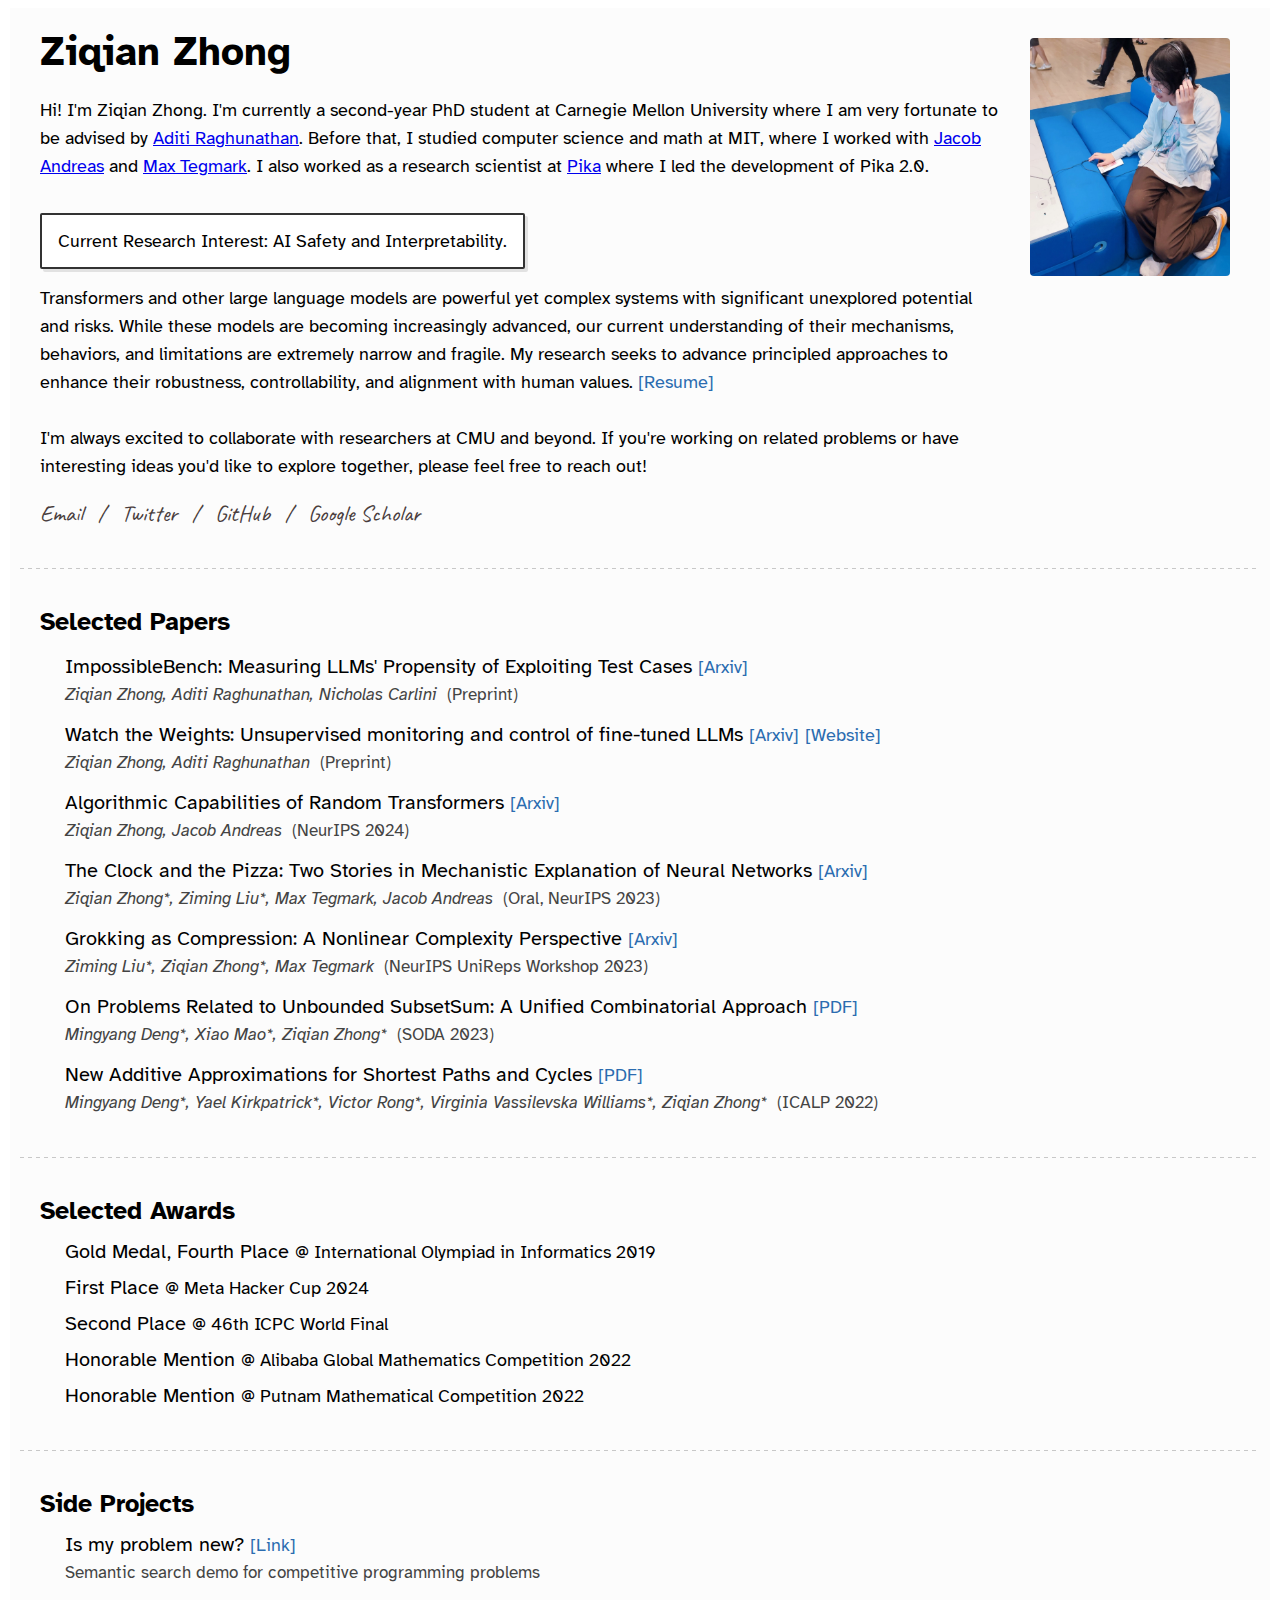
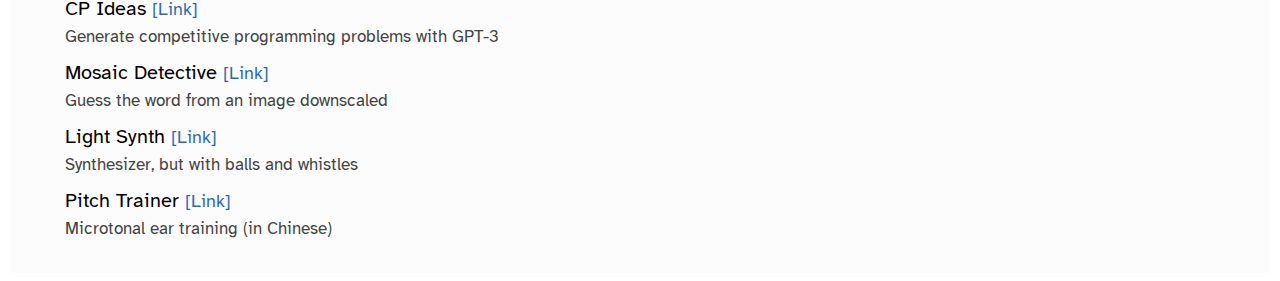
<file: index.html>
<html>
  <head>
    <!-- Google tag (gtag.js) -->
    <script
      async
      src="https://www.googletagmanager.com/gtag/js?id=G-V18HMGLMGV"
    ></script>
    <script>
      window.dataLayer = window.dataLayer || [];
      function gtag() {
        dataLayer.push(arguments);
      }
      gtag("js", new Date());

      gtag("config", "G-V18HMGLMGV");
    </script>
    <title>Ziqian Zhong</title>
    <link rel="preconnect" href="https://fonts.googleapis.com" />
    <link rel="preconnect" href="https://fonts.gstatic.com" crossorigin />
    <link
      rel="stylesheet"
      href="https://fonts.googleapis.com/css2?family=Material+Symbols+Outlined:opsz,wght,FILL,GRAD@20..48,100..700,0..1,-50..200"
    />
    <link
      href="https://fonts.googleapis.com/css2?family=Atkinson+Hyperlegible:ital,wght@0,400;0,700;1,400;1,700&display=swap"
      rel="stylesheet"
    />
    <link rel="stylesheet" href="style.css" />
  </head>

  <body>
    <div class="container">
      <div class="header-container">
        <div>
          <div class="main-title">
            Ziqian Zhong
          </div>
          <div>
            Hi! I'm Ziqian Zhong. I'm currently a <span id="phd-year"></span>PhD student at Carnegie Mellon
            <script>
              // Calculate PhD year based on start date of September 2024
              const startDate = new Date(2024, 8, 1); // September 1, 2024 (month is 0-indexed)
              const currentDate = new Date();
              
              let year;
              if (currentDate < startDate) {
                year = "incoming ";
              } else {
                const yearsDiff = currentDate.getFullYear() - startDate.getFullYear();
                const monthsDiff = currentDate.getMonth() - startDate.getMonth();
                
                let phdYear;
                if (monthsDiff >= 0) {
                  phdYear = yearsDiff + 1;
                } else {
                  phdYear = yearsDiff;
                }
                
                const yearNames = ["", "first", "second", "third", "fourth", "fifth", "sixth", "seventh", "eighth"];
                year = phdYear <= yearNames.length - 1 ? `${yearNames[phdYear]}-year ` : `${phdYear}th-year `;
              }
              
              document.getElementById("phd-year").textContent = year;
            </script>
            University where I am very fortunate to be advised by
            <a href="https://www.cs.cmu.edu/~aditirag/">Aditi Raghunathan</a
            >. Before that, I studied computer science and math at MIT, where I worked with <a href="https://www.mit.edu/~jda/">Jacob Andreas</a> and <a href="https://physics.mit.edu/faculty/max-tegmark/">Max Tegmark</a>. I also worked as a research scientist at <a href="https://pika.art/">Pika</a> where I led the development of Pika 2.0.<br /><br />
            <div class="boxed">Current Research Interest: AI Safety and Interpretability.</div><br/>
            
            Transformers and other large language models are powerful yet complex systems with significant unexplored potential and risks. While these models are becoming increasingly advanced, our current understanding of their mechanisms, behaviors, and limitations are extremely narrow and fragile. My research seeks to advance principled approaches to enhance their robustness, controllability, and alignment with human values. 
            <a href="Resume-Academia.pdf" class="goodlink">[Resume]</a><br/><br/>
            
            I'm always excited to collaborate with researchers at CMU and beyond. If you're working on related problems or have interesting ideas you'd like to explore together, please feel free to reach out!

            <div class="icon-container">
              <a href="#" id="maillink" class="icon-link">Email</a> / 
              <a href="#" id="twitterlink" class="icon-link">Twitter</a> / 
              <a href="#" id="githublink" class="icon-link">GitHub</a> / 
              <a href="#" id="gslink" class="icon-link">Google Scholar</a>
              <script>
                const linkers = [
                  "maillink",
                  "twitterlink",
                  "githublink",
                  "gslink",
                ];
                const links = [
                  "mailto:ziqi$cs.cmu.edu",
                  "https://twitter.com/fj#02",
                  "https://github.com/fj#02",
                  "https://scholar.google.com/citations?user=iZpSjEYAAAAJ",
                ];
                for (let i = 0; i < 4; ++i) {
                  let link = links[i];
                  link = link.replace("$", "anz@");
                  link = link.replace("#", "zzq20");
                  document.getElementById(linkers[i]).href = link;
                }
              </script>
            </div>
          </div>
        </div>
        <div>
          <img
            src="static/photonew.jpg"
            width="200"
            class="profile-image"
          />
        </div>
      </div>
      <script>
        // Data structures for content
        const publications = [
          {
            title: "ImpossibleBench: Measuring LLMs' Propensity of Exploiting Test Cases",
            arxiv: "https://arxiv.org/abs/2510.20270",
            authors: "Ziqian Zhong, Aditi Raghunathan, Nicholas Carlini",
            venue: "Preprint"
          },
          {
            title: "Watch the Weights: Unsupervised monitoring and control of fine-tuned LLMs",
            arxiv: "https://arxiv.org/abs/2508.00161",
            website: "https://fjzzq2002.github.io/WeightWatch/",
            authors: "Ziqian Zhong, Aditi Raghunathan",
            venue: "Preprint"
          },
          {
            title: "Algorithmic Capabilities of Random Transformers",
            arxiv: "https://arxiv.org/abs/2410.04368",
            authors: "Ziqian Zhong, Jacob Andreas",
            venue: "NeurIPS 2024"
          },
          {
            title: "The Clock and the Pizza: Two Stories in Mechanistic Explanation of Neural Networks",
            arxiv: "https://arxiv.org/abs/2306.17844",
            authors: "Ziqian Zhong*, Ziming Liu*, Max Tegmark, Jacob Andreas",
            venue: "Oral, NeurIPS 2023"
          },
          {
            title: "Grokking as Compression: A Nonlinear Complexity Perspective",
            arxiv: "https://arxiv.org/abs/2310.05918",
            authors: "Ziming Liu*, Ziqian Zhong*, Max Tegmark",
            venue: "NeurIPS UniReps Workshop 2023"
          },
          {
            title: "On Problems Related to Unbounded SubsetSum: A Unified Combinatorial Approach",
            pdf: "https://epubs.siam.org/doi/epdf/10.1137/1.9781611977554.ch114",
            authors: "Mingyang Deng*, Xiao Mao*, Ziqian Zhong*",
            venue: "SODA 2023"
          },
          {
            title: "New Additive Approximations for Shortest Paths and Cycles",
            pdf: "https://drops.dagstuhl.de/opus/volltexte/2022/16391/pdf/LIPIcs-ICALP-2022-50.pdf",
            authors: "Mingyang Deng*, Yael Kirkpatrick*, Victor Rong*, Virginia Vassilevska Williams*, Ziqian Zhong*",
            venue: "ICALP 2022"
          },
        ];

        const awards = [
          {
            title: "Gold Medal, Fourth Place",
            event: "International Olympiad in Informatics 2019"
          },
          {
            title: "First Place",
            event: "Meta Hacker Cup 2024"
          },
          {
            title: "Second Place",
            event: "46th ICPC World Final"
          },
          {
            title: "Honorable Mention",
            event: "Alibaba Global Mathematics Competition 2022"
          },
          {
            title: "Honorable Mention",
            event: "Putnam Mathematical Competition 2022"
          }
        ];

        const projects = [
          {
            title: "Is my problem new?",
            link: "http://yuantiji.ac/",
            description: "Semantic search demo for competitive programming problems"
          },
          {
            title: "CP Ideas",
            link: "https://fjzzq2002.github.io/cpideas/",
            description: "Generate competitive programming problems with GPT-3"
          },
          {
            title: "Mosaic Detective",
            link: "https://github.com/weblab-class/fjzzq2002-lambertae-Tom-CCS",
            description: "Guess the word from an image downscaled"
          },
          {
            title: "Light Synth",
            link: "https://fjzzq2002.github.io/light-synth",
            description: "Synthesizer, but with balls and whistles"
          },
          {
            title: "Pitch Trainer",
            link: "https://fjzzq2002.github.io/pitch-trainer/",
            description: "Microtonal ear training (in Chinese)"
          }
        ];

        // Rendering functions
        function renderPublications() {
          const container = document.querySelector('.pubs');
          container.innerHTML = `
            <div class="section-title">Selected Papers</div>
            ${publications.map(pub => `
              <div class="block">
                <div class="title">
                  ${pub.title}
                  ${pub.arxiv ? `<a href="${pub.arxiv}" target="_blank">[Arxiv]</a>` : 
                    pub.pdf ? `<a href="${pub.pdf}" target="_blank">[PDF]</a>` : ''}
                  ${pub.website ? `<a href="${pub.website}" target="_blank">[Website]</a>` : ''}
                </div>
                <div class="desc">
                  <span>${pub.authors}</span>&nbsp;&nbsp;(${pub.venue})
                </div>
              </div>
            `).join('')}
          `;
        }

        function renderAwards() {
          const container = document.querySelector('.award');
          container.innerHTML = `
            <div class="section-title">Selected Awards</div>
            ${awards.map(award => `
              <div class="block">
                <div class="title">
                  ${award.title}
                  <span> @ ${award.event} </span>
                </div>
              </div>
            `).join('')}
          `;
        }

        function renderProjects() {
          return `
            <div class="projects">
              <div class="section-title">Side Projects</div>
              ${projects.map(project => `
                <div class="block">
                  <div class="title">
                    ${project.title}
                    <a href="${project.link}" ${project.dead ? 'class="dead-link"' : ''} target="_blank">[Link]</a>
                  </div>
                  <div class="desc">${project.description}</div>
                </div>
              `).join('')}
            </div>
          `;
        }

        // Initialize the page
        document.addEventListener('DOMContentLoaded', () => {
          renderPublications();
          renderAwards();
          document.querySelector('.award').insertAdjacentHTML('afterend', renderProjects());
        });
      </script>
      <div class="pubs">
      </div>
      <div class="award">
      </div>
    </div>
  </body>
</html>
</file>
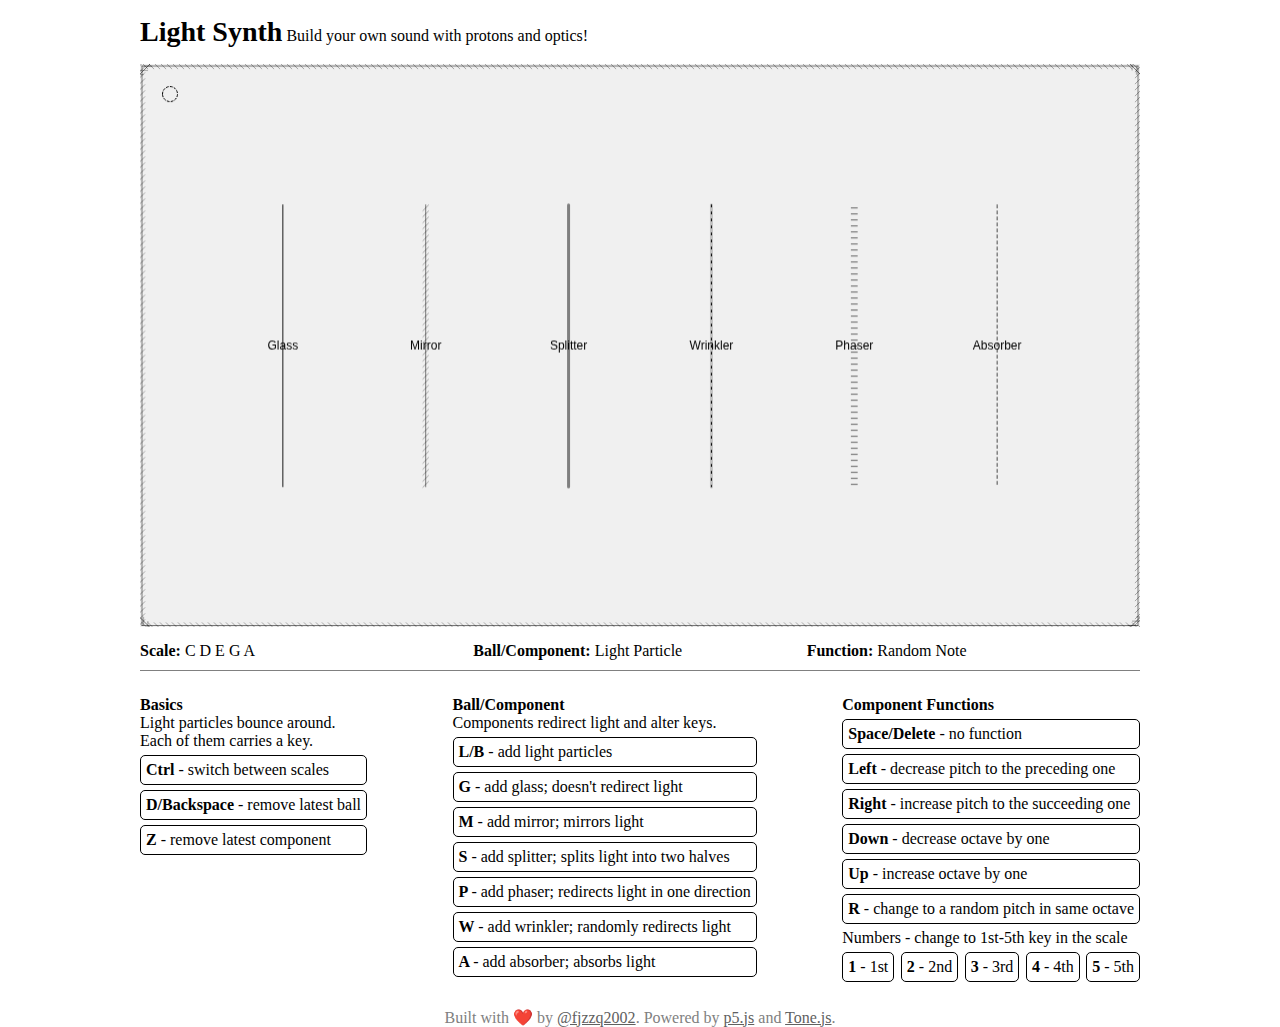
<file: light-synth/index.html>
<html>
<head>
<title>Light Synth</title>
<style type="text/css">
#container {
    width: 100%;
    max-width: 1000px;
}
body {
    margin: 0px 20px;
    display: flex;
    justify-content: center;
}
#infobox {
    display: flex;
    flex-direction: row;
    margin-top: 15px;
    padding-bottom: 10px;
    border-bottom: 1px solid gray;
}
#infobox2 {
    display: flex;
    flex-direction: row;
    justify-content: space-between;
    padding-top: 25px;
    padding-bottom: 5px;
}
#infobox > div {
    flex: 1 1 0px;
}
#container {
    -webkit-touch-callout: none; /* iOS Safari */
    -webkit-user-select: none; /* Safari */
    -khtml-user-select: none; /* Konqueror HTML */
    -moz-user-select: none; /* Firefox */
    -ms-user-select: none; /* Internet Explorer/Edge */
    user-select: none; /* Non-prefixed version, currently
                          supported by Chrome and Opera */
}
.clicker {
    padding: 5px;
    margin: 5px 0px;
    border-radius: 5px;
    border: 1px solid black;
}
.clicker:hover {
    cursor: pointer;
    border: 1px solid grey;
}
#numberkeys {
    justify-content: space-between;
}
.bb {
    font-size: 28;
}
#footer {
}
#footer > a {
    color: rgb(96, 96, 96);
}
</style>
</head>
<body>
<div id="container">
<p><b class="bb">Light Synth</b> Build your own sound with protons and optics!</p>
<div id="thisbox">
</div>
<!--<p><b>Function / Shortcut List</b> (alernatively, click to trigger)</p>-->
<div id="infobox">
<div><b>Scale:</b> <span id="scale">?</span></div>
<div><b>Ball/Component:</b> <span id="typ">Light Particle</span></div>
<div><b>Function:</b> <span id="func">Random Note</span></div>
</div>
<div id="infobox2">
<div>
<!--
<br>X direction control the mix of reverb.
<br>Y direction control the mix of OSC.
-->
<div><b>Basics</b></div>
<div>Light particles bounce around.
<br>Each of them carries a key.</div>
<div class="clicker">Ctrl - switch between scales</div>
<div class="clicker">D/Backspace - remove latest ball</div>
<div class="clicker">Z - remove latest component</div>
</div>
<div>
<div><b>Ball/Component</b></div>
<div>Components redirect light and alter keys.</div>
<div class="clicker">L/B - add light particles</div>
<div class="clicker">G - add glass; doesn't redirect light</div>
<div class="clicker">M - add mirror; mirrors light</div>
<div class="clicker">S - add splitter; splits light into two halves</div>
<div class="clicker">P - add phaser; redirects light in one direction</div>
<div class="clicker">W - add wrinkler; randomly redirects light</div>
<div class="clicker">A - add absorber; absorbs light</div>
</div>
<div>
<div><b>Component Functions</b></div>
<div class="clicker">Space/Delete - no function</div>
<div class="clicker">Left - decrease pitch to the preceding one</div>
<div class="clicker">Right - increase pitch to the succeeding one</div>
<div class="clicker">Down - decrease octave by one</div>
<div class="clicker">Up - increase octave by one</div>
<div class="clicker">R - change to a random pitch in same octave</div>
<div>Numbers - change to 1st-5th key in the scale</div>
<div style="display:flex" id="numberkeys">
<div class="clicker">1 - 1st</div>
<div class="clicker">2 - 2nd</div>
<div class="clicker">3 - 3rd</div>
<div class="clicker">4 - 4th</div>
<div class="clicker">5 - 5th</div>
</div>
</div>
</div>
<p style="text-align: center; color: grey;" id="footer">Built with ❤️ by <a href="https://github.com/fjzzq2002">@fjzzq2002</a>. Powered by <a href="https://p5js.org/">p5.js</a> and <a href="https://tonejs.github.io/">Tone.js</a>.</p>
</div>
</div>
<script src="lib/p5.min.js"></script>
<script src="lib/Tone.js"></script>
<script src="main.js"></script>
</body>
</html>
</file>
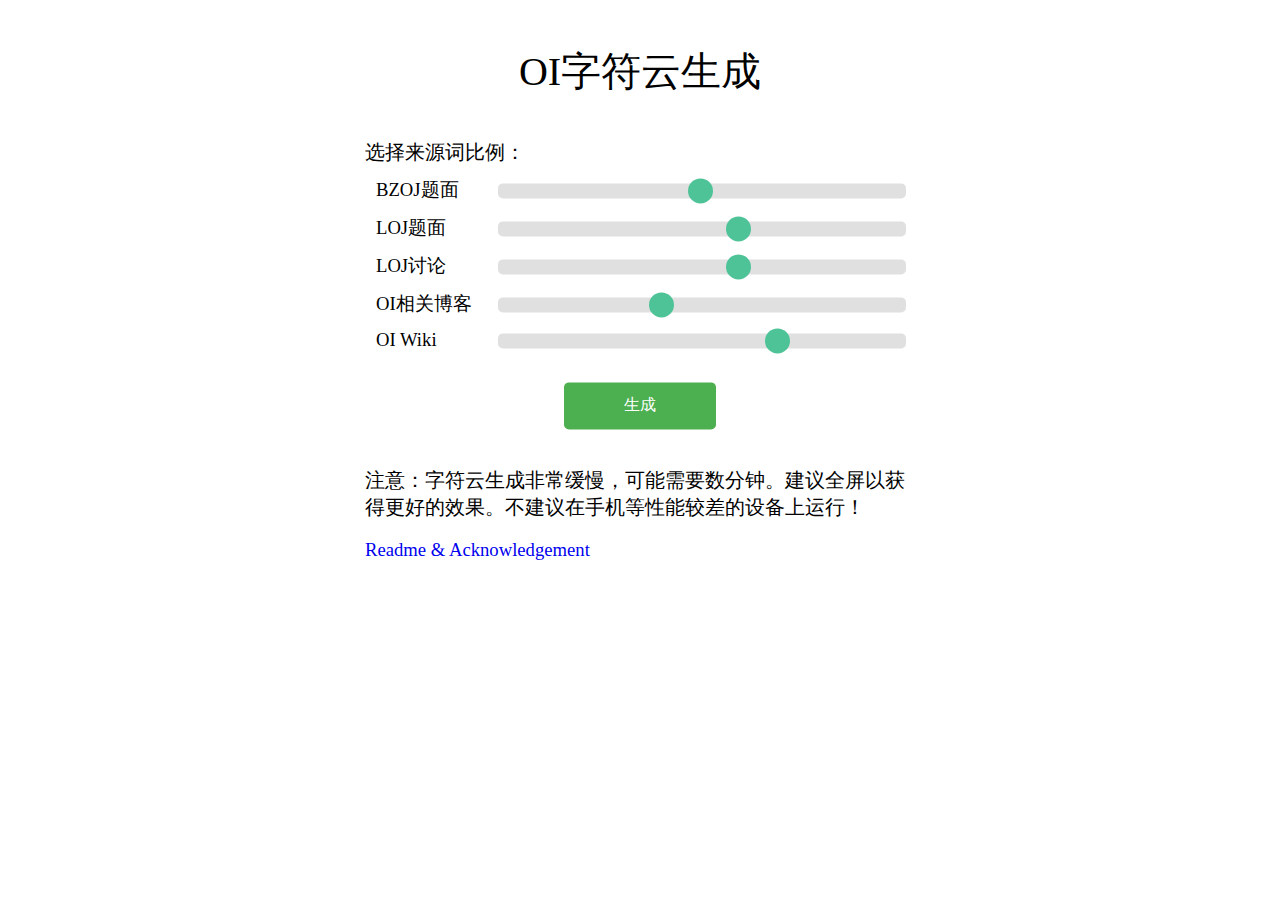
<file: oi_word_cloud/index.html>
<html>
<head>
<meta charset="UTF-8">
<script charset="UTF-8" src="data.js"></script>
<script src="d3.min.js"></script>
<script src="d3.layout.cloud.js"></script>
<title>OI Word Cloud</title>
<link href="style.css" rel="stylesheet" type="text/css">
</head>
<body>
<center id="controls">
<div class="tips">
<p style="text-align: center; font-size: 30pt;">OI字符云生成</p>
<span style="font-size: 15pt;">选择来源词比例：</span>
<table style="width: 100%; font-size: 14pt; border-spacing:10px;">
<colgroup>
<col span="1" style="width: 110px">
<col span="1">
</colgroup>
<tbody>
<tr>
<td>BZOJ题面</td>
<td><input type="range" min="1" max="100" value="50" class="slider" id="s_bzojp"></td>
</tr>
<tr>
<td>LOJ题面</td>
<td><input type="range" min="1" max="100" value="60" class="slider" id="s_lojp"></td>
</tr>
<tr>
<td>LOJ讨论</td>
<td><input type="range" min="1" max="100" value="60" class="slider" id="s_lojd"></td>
</tr>
<tr>
<td>OI相关博客</td>
<td><input type="range" min="1" max="100" value="40" class="slider" id="s_blogs"></td>
</tr>
<tr>
<td>OI Wiki</td>
<td><input type="range" min="1" max="100" value="70" class="slider" id="s_oiwiki"></td>
</tr>
</tbody>
</table>
<center><button class="button" style="background-color: #4CAF50" onclick="gen();">生成</button></center>
<br><br><span style="font-size: 15pt;">注意：字符云生成非常缓慢，可能需要数分钟。建议全屏以获得更好的效果。不建议在手机等性能较差的设备上运行！</span>
<br><br><a href="https://github.com/fjzzq2002/fjzzq2002.github.io/tree/master/oi_word_cloud" style="text-decoration: none; font-size: 14pt">Readme & Acknowledgement</a>
</div>
</center>
<p id="plzwait" align="center" style="display:none">正在生成，请稍等...</p>
<svg id="cloud" width="1" height="1" align="center"></svg>
<script src="main.js"></script>
</body>
</html>
</file>
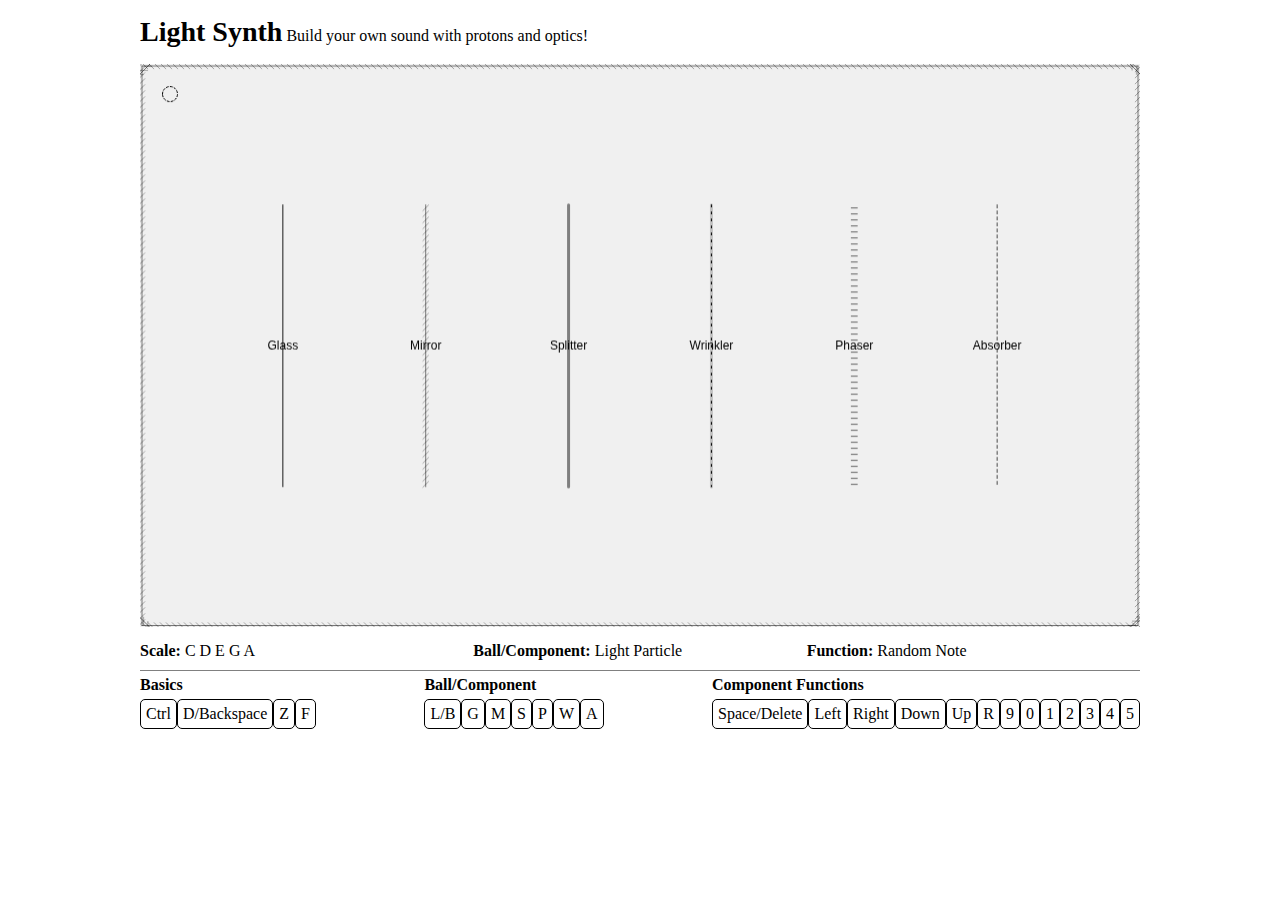
<file: light-synth/index-simp.html>
<html>
<head>
<title>Light Synth</title>
<style type="text/css">
#container {
    width: 100%;
    max-width: 1000px;
}
body {
    margin: 0px 20px;
    display: flex;
    justify-content: center;
}
#infobox {
    display: flex;
    flex-direction: row;
    margin-top: 15px;
    padding-bottom: 10px;
    border-bottom: 1px solid gray;
}
#infobox2 {
    display: flex;
    flex-direction: row;
    justify-content: space-between;
    padding-top: 5px;
    padding-bottom: 5px;
}
#infobox > div {
    flex: 1 1 0px;
}
#container {
    -webkit-touch-callout: none; /* iOS Safari */
    -webkit-user-select: none; /* Safari */
    -khtml-user-select: none; /* Konqueror HTML */
    -moz-user-select: none; /* Firefox */
    -ms-user-select: none; /* Internet Explorer/Edge */
    user-select: none; /* Non-prefixed version, currently
                          supported by Chrome and Opera */
}
.clicker {
    padding: 5px;
    margin: 5px 0px;
    border-radius: 5px;
    border: 1px solid black;
}
.clicker:hover {
    cursor: pointer;
    border: 1px solid grey;
}
#numberkeys {
    justify-content: space-between;
}
.bb {
    font-size: 28;
}
#footer {
}
#footer > a {
    color: rgb(96, 96, 96);
}
</style>
</head>
<body>
<div id="container">
<p><b class="bb">Light Synth</b> Build your own sound with protons and optics!</p>
<div id="thisbox">
</div>
<!--<p><b>Function / Shortcut List</b> (alernatively, click to trigger)</p>-->
<div id="infobox">
<div><b>Scale:</b> <span id="scale">?</span></div>
<div><b>Ball/Component:</b> <span id="typ">Light Particle</span></div>
<div><b>Function:</b> <span id="func">Random Note</span></div>
</div>
<!--
<br>X direction control the mix of reverb.
<br>Y direction control the mix of OSC.
-->
<div id="infobox2">
<div>
<div><b>Basics</b></div>
<div style="display:flex">
<div class="clicker">Ctrl</div>
<div class="clicker">D/Backspace</div>
<div class="clicker">Z</div>
<div class="clicker">F</div>
</div>
</div>
<div>
<div><b>Ball/Component</b></div>
<div style="display:flex">
<div class="clicker">L/B</div>
<div class="clicker">G</div>
<div class="clicker">M</div>
<div class="clicker">S</div>
<div class="clicker">P</div>
<div class="clicker">W</div>
<div class="clicker">A</div>
</div>
</div>
<div>
<div><b>Component Functions</b></div>
<div style="display:flex">
<div class="clicker">Space/Delete</div>
<div class="clicker">Left</div>
<div class="clicker">Right</div>
<div class="clicker">Down</div>
<div class="clicker">Up</div>
<div class="clicker">R</div>
<div class="clicker">9</div>
<div class="clicker">0</div>
<div class="clicker">1</div>
<div class="clicker">2</div>
<div class="clicker">3</div>
<div class="clicker">4</div>
<div class="clicker">5</div>
</div>
</div>
</div>
<!--
<hr/>
<p style="text-align: center; color: grey;" id="footer">Built with ❤️ by <a href="https://github.com/fjzzq2002">@fjzzq2002</a>. Powered by <a href="https://p5js.org/">p5.js</a> and <a href="https://tonejs.github.io/">Tone.js</a>.</p>
-->
</div>
</div>
<script src="lib/p5.min.js"></script>
<script src="lib/Tone.js"></script>
<script src="main.js"></script>
</body>
</html>
</file>
<file: style.css>
/* Import Caveat for handwritten accents */
@import url('https://fonts.googleapis.com/css2?family=Caveat:wght@400;600&display=swap');

.container {
  max-width: 1200px;
  margin: 0 auto;
  padding: 30px;
  font-family: "Atkinson Hyperlegible", sans-serif;
  font-size: 18px;
  line-height: 28px;
  font-weight: 400;
  background: #fcfcfc;
}

.header-container {
  display: flex;
  justify-content: space-between;
  position: relative;
}

.main-title {
  font-size: 40px;
  font-weight: 700;
  padding-bottom: 30px;
  position: relative;
}

.section-title {
  font-size: 25px;
  font-weight: 700;
  padding-bottom: 5px;
  position: relative;
  display: inline-block;
}

.section-title::after {
  content: "";
  position: absolute;
  bottom: 0;
  left: -10px;
  right: -10px;
  height: 8px;
  background-color: rgba(255, 220, 100, 0.4);
  z-index: -1;
}

.boxed {
  border: 2px solid #333;
  border-radius: 2px;
  padding: 12px 16px;
  display: inline-block;
  margin-top: 5px;
  margin-bottom: 15px;
  position: relative;
  background: white;
  box-shadow: 3px 3px 0 rgba(0,0,0,0.1);
}

.boxed::before {
  content: "";
  position: absolute;
  top: -5px;
  left: -5px;
  right: -5px;
  bottom: -5px;
  border: 1px solid #333;
  border-radius: 2px;
  z-index: -1;
}

.title {
  font-size: 20px;
  font-weight: 400;
  position: relative;
}

.desc {
  font-size: 17px;
  font-weight: 400;
  color: #444;
}

.desc > span {
  font-style: italic;
}

.title > span {
  font-size: 18px;
  font-weight: 400;
}

.title > a, .goodlink {
  font-size: 18px;
  color: #2b6cb0;
  text-decoration: none;
  font-weight: 400;
  position: relative;
  transition: color 0.2s;
}

.title > a:hover, .goodlink:hover {
  color: #1a4971;
}

.title > a::after, .goodlink::after {
  content: "";
  position: absolute;
  bottom: -2px;
  left: 0;
  width: 100%;
  height: 1px;
  background: currentColor;
  transform: scaleX(0);
  transform-origin: right;
  transition: transform 0.2s ease;
}

.title > a:hover::after, .goodlink:hover::after {
  transform: scaleX(1);
  transform-origin: left;
}

.block {
  padding: 12px 25px 0px 25px;
  position: relative;
  transition: transform 0.2s;
}

/* Tighter spacing for awards and projects */
.award .block,
.projects .block {
  padding: 8px 25px 0px 25px;
}

.pubs, .award, .projects {
  padding-top: 40px;
  margin-top: 40px;
  position: relative;
}

.pubs::before, .award::before, .projects::before {
  content: "";
  position: absolute;
  top: 0;
  left: -20px;
  right: -20px;
  height: 1px;
  background: 
    repeating-linear-gradient(
      90deg,
      rgb(200, 200, 200),
      rgb(200, 200, 200) 4px,
      transparent 4px,
      transparent 8px
    );
}

.profile-image {
  margin-left: 25px;
  margin-right: 10px;
  max-width: 20vw;
  border-radius: 4px;
}

.icon-container {
  display: flex;
  gap: 15px;
  margin-top: 20px;
  color: rgb(73, 61, 61);
  font-family: 'Caveat', cursive;
  font-size: 23px;
}

.icon-link {
  color: rgb(73, 61, 61);
  text-decoration: none;
  position: relative;
  transition: color 0.2s;
}

.icon-link:hover {
  color: #000;
}

.icon-link::after {
  content: "";
  position: absolute;
  bottom: -2px;
  left: 0;
  width: 100%;
  height: 1px;
  background: currentColor;
  transform: scaleX(0);
  transform-origin: right;
  transition: transform 0.2s ease;
}

.icon-link:hover::after {
  transform: scaleX(1);
  transform-origin: left;
}

.dead-link {
  color: rgb(150, 150, 150) !important;
  text-decoration: line-through !important;
  cursor: not-allowed;
}

.dead-link:hover {
  text-decoration: line-through !important;
}

/* Mobile responsive styles */
@media screen and (max-width: 768px) {
  .container {
    padding: 20px;
  }

  .header-container {
    flex-direction: column;
  }

  .profile-image {
    margin: 20px 0;
    max-width: 100%;
    width: 100%;
    order: -1;
  }

  .boxed {
    width: 100%;
    box-sizing: border-box;
    margin: 20px 0;
  }

  .block {
    padding: 12px 0;
  }

  .pubs::before, .award::before, .projects::before {
    left: 0;
    right: 0;
  }

  .icon-container {
    flex-wrap: wrap;
  }
}
</file>
<file: oi_word_cloud/style.css>
.slider {
    -webkit-appearance: none;
    width: 100%;
    height: 15px;
    border-radius: 5px;  
    background: #d3d3d3;
    outline: none;
    opacity: 0.7;
    -webkit-transition: .2s;
    transition: opacity .2s;
  }
  .slider::-webkit-slider-thumb {
    -webkit-appearance: none;
    appearance: none;
    width: 25px;
    height: 25px;
    border-radius: 50%; 
    background: #04AA6D;
    cursor: pointer;
  }
  .slider::-moz-range-thumb {
    width: 25px;
    height: 25px;
    border-radius: 50%;
    background: #04AA6D;
    cursor: pointer;
  }
  .button {
    border: none;
    color: white;
    padding: 13px 60px;
    text-align: center;
    text-decoration: none;
    display: inline-block;
    font-size: 16px;
    margin: 2px 2px;
    cursor: pointer;
    border-radius: 5px;
    margin-top: 20px;
  }
  .tips {
      width: 550px;
      text-align: left;
      position: absolute;
      top: 50%; left: 50%;
      transform: translate(-50%, -80%);
  }
  html {
      overflow: scroll;
      overflow-x: hidden;
  }
  ::-webkit-scrollbar {
      width: 0;  /* Remove scrollbar space */
      background: transparent;  /* Optional: just make scrollbar invisible */
  }
</file>
